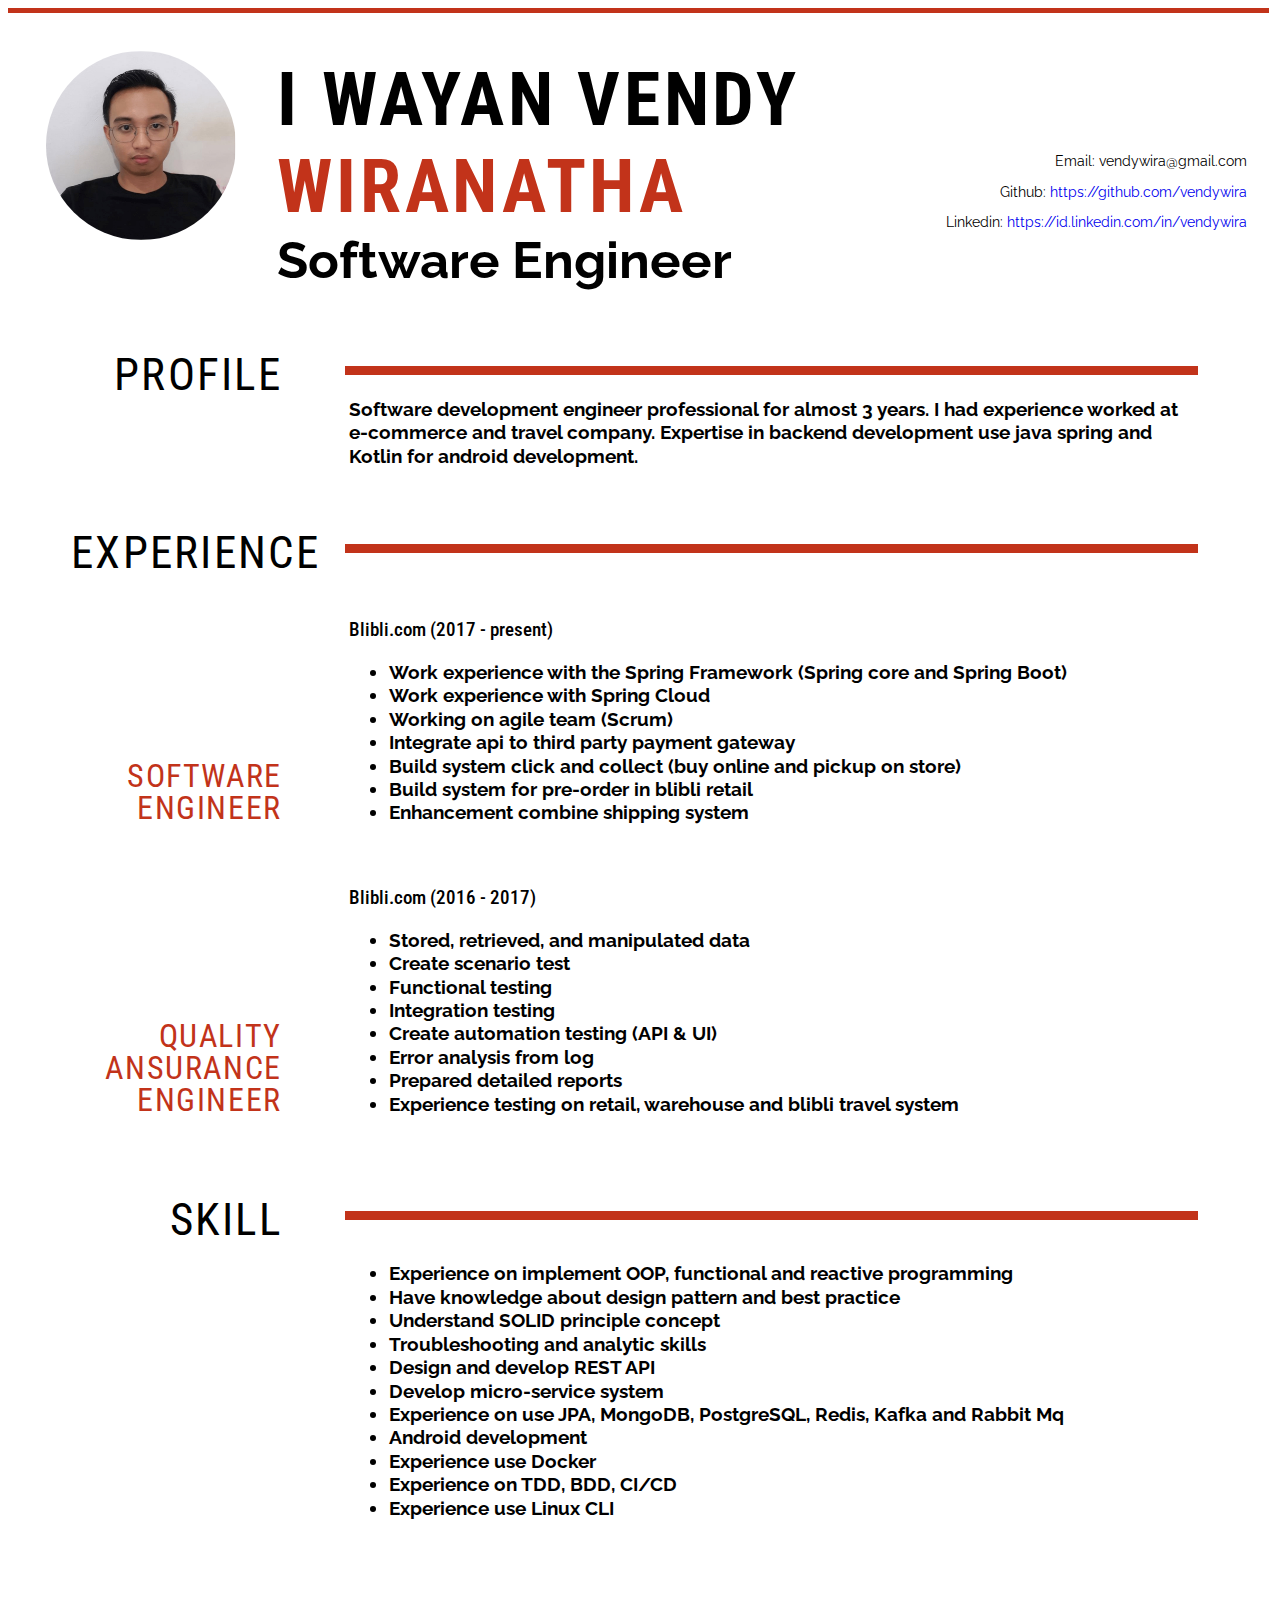
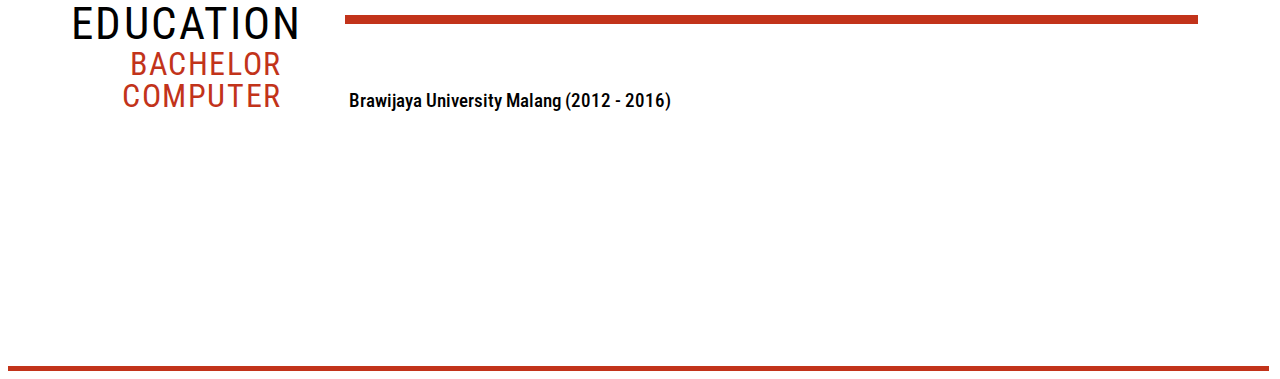
<file: src/exercise-1-introduce-html-css/index.html>
<!DOCTYPE html>
<html lang="en">

<head>
  <meta charset="UTF-8">
  <meta name="viewport" content="width=device-width, initial-scale=1.0">
  <meta http-equiv="X-UA-Compatible" content="ie=edge">
  <link rel="shortcut icon" type="image/png" href="./assets/images/favicon.png" />
  <title>Exercise 1 CV online</title>
  <link rel="stylesheet" href="assets/css/style.css">
</head>

<body>
  <div class="grid grid__md-12">
    <div class="element-header__line">
    </div>
    <img class="grid grid__md-2 element-header element-header__photo-profile" src="./assets/images/photo.jpg"
      alt="photo profile">
    <div class="grid grid__md-6 element-header__display_inline">
      <p class="element-header__text element-header__text--black">I Wayan Vendy</p>
      <p class="element-header__text element-header__text--red">Wiranatha</p>
      <p class="element-header__job">Software Engineer</p>
    </div>
    <div class="grid grid__md-3 __display_inline element-header__contact">
      <p>Email: vendywira@gmail.com</p>
      <p>Github: <a href="https://github.com/vendywira" target="blank" alt="github">https://github.com/vendywira</a></p>
      <p>Linkedin: <a href="https://id.linkedin.com/in/vendywira" target="blank"
          alt="linkedin">https://id.linkedin.com/in/vendywira</a>
      </p>
    </div>
  </div>
  <div class="grid grid__md-12">
    <div class="profile separate">
      <p class="grid grid__md-2 element-body element-body__text element-body__text__title">Profile</p>
      <div class="grid grid__md-8 element-body element-body__line">
      </div>
      <div>
        <div class="grid grid__md-2 element-body element-body__text__title element-body__text__title--red"></div>
        <p class="grid grid__md-8 element-body element-body__text__content">
          Software development engineer professional for almost 3 years.
          I had experience worked at e-commerce and travel company.
          Expertise in backend development use java spring and Kotlin for android development.
        </p>
      </div>
    </div>
    <div class="experience separate">
      <p class="grid grid__md-2 element-body element-body__text element-body__text__title" style="display:inline-block">
        Experience</p>
      <div class="grid grid__md-8 element-body element-body__line"></div>
      <div>
        <div class="grid grid__md-2 element-body element-body__text__title element-body__text__title--red">Software
          Engineer</div>
        <div class="grid grid__md-8 element-body element-body__text__content">
          <p class="element-body element-body__text__title--bold">Blibli.com (2017 - present)</p>
          <ul>
            <li>Work experience with the Spring Framework (Spring core and Spring Boot)</li>
            <li>Work experience with Spring Cloud</li>
            <li>Working on agile team (Scrum)</li>
            <li>Integrate api to third party payment gateway</li>
            <li>Build system click and collect (buy online and pickup on store)</li>
            <li>Build system for pre-order in blibli retail</li>
            <li>Enhancement combine shipping system</li>
          </ul>
        </div>
        <div class="grid grid__md-2 element-body element-body__text__title element-body__text__title--red">Quality
          Ansurance Engineer</div>
        <div class="grid grid__md-8 element-body element-body__text__content">
          <p class="element-body element-body__text__title--bold">Blibli.com (2016 - 2017)</p>
          <ul>
            <li>Stored, retrieved, and manipulated data</li>
            <li>Create scenario test</li>
            <li>Functional testing</li>
            <li>Integration testing</li>
            <li>Create automation testing (API & UI)</li>
            <li>Error analysis from log</li>
            <li>Prepared detailed reports</li>
            <li>Experience testing on retail, warehouse and blibli travel system</li>
          </ul>
        </div>
      </div>
    </div>
    <div class="skill separate">
      <p class="grid grid__md-2 element-body element-body__text element-body__text__title" style="display:inline-block">
        Skill</p>
      <div class="grid grid__md-8 element-body element-body__line"></div>
      <div>
        <div class="grid grid__md-2 element-body element-body__text__title element-body__text__title--red"></div>
        <div class="grid grid__md-8 element-body element-body__text__content">
          <ul>
            <li>Experience on implement OOP, functional and reactive programming</li>
            <li>Have knowledge about design pattern and best practice</li>
            <li>Understand SOLID principle concept</li>
            <li>Troubleshooting and analytic skills</li>
            <li>Design and develop REST API</li>
            <li>Develop micro-service system</li>
            <li>Experience on use JPA, MongoDB, PostgreSQL, Redis, Kafka and Rabbit Mq</li>
            <li>Android development</li>
            <li>Experience use Docker</li>
            <li>Experience on TDD, BDD, CI/CD</li>
            <li>Experience use Linux CLI</li>
          </ul>
        </div>
      </div>
    </div>
    <div class="education separate">
      <p class="grid grid__md-2 element-body element-body__text__title" style="display:inline-block">Education</p>
      <div class="grid grid__md-8 element-body element-body__line"></div>
      <div>
        <div class="grid grid__md-2 element-body element-body__text__title element-body__text__title--red">
          Bachelor Computer
        </div>
        <div class="grid grid__md-8 element-body element-body__text__content">
          <p class="element-body__text__title--bold">Brawijaya University Malang (2012 - 2016)</p>
        </div>
      </div>
    </div>
  </div>
  <div class="footer"></div>
</body>

</html>
</file>
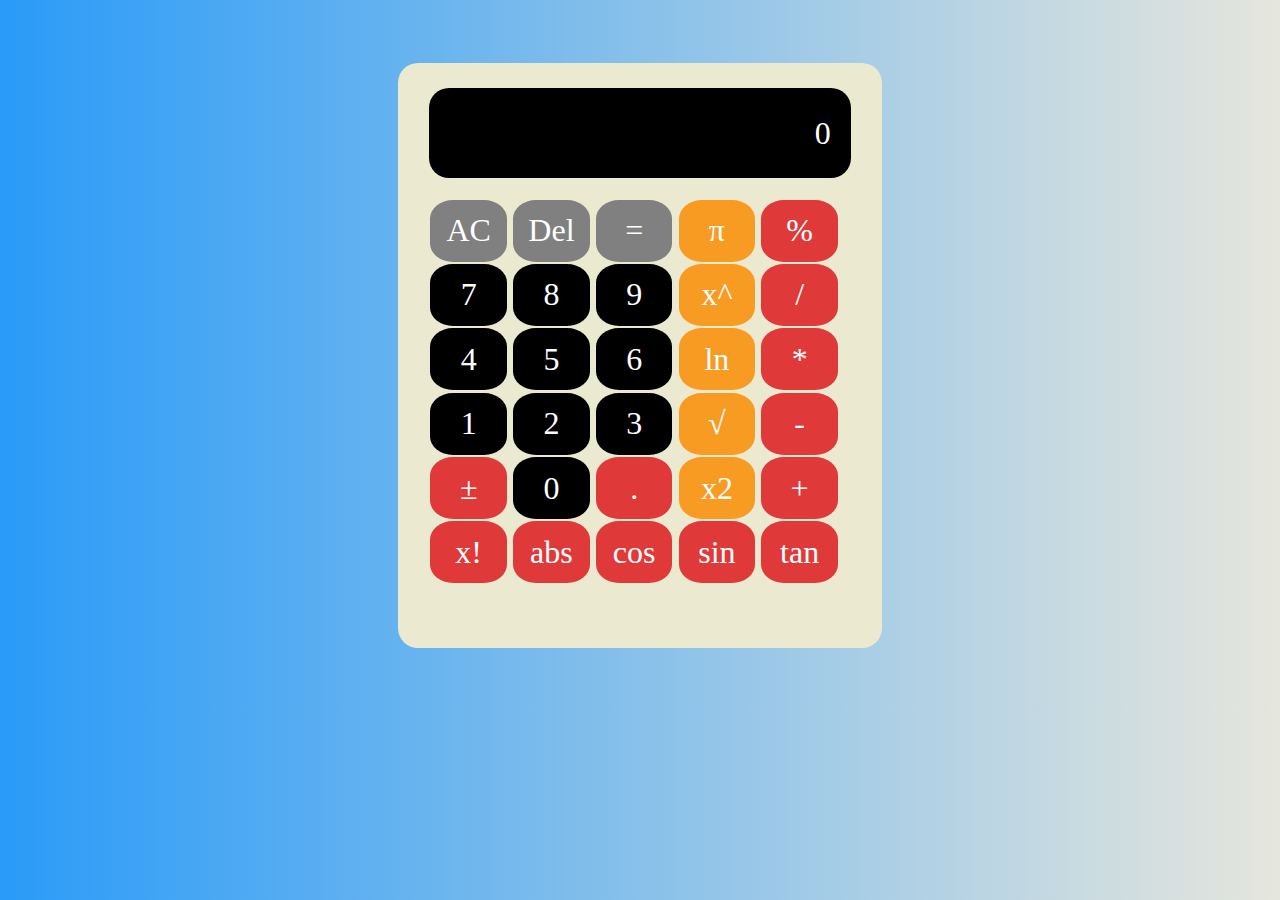
<file: src/exercise-2-basic-js-and-dom-manipulation/index.html>
<!DOCTYPE html>
<html lang="en">

<head>
  <meta charset="UTF-8">
  <meta name="viewport" content="width=device-width, initial-scale=1.0">
  <meta http-equiv="X-UA-Compatible" content="ie=edge">
  <link rel="shortcut icon" type="image/png" href="./assets/images/favicon.png" />
  <title>Exercise 2 Calculator</title>
  <link rel="stylesheet" href="assets/css/style.css">
</head>

<body>
  <div class="scientific">
    <div class="grid__md-4 calculator">
      <div class="calculator__display">0</div>
      <div>
        <div class="grid__md-1 inline-block button button--grey" action="clear">AC</div>
        <div class="grid__md-1 inline-block button button--grey" action="del">Del</div>
        <div class="grid__md-1 inline-block button button--grey" action="equal">=</div>
        <div class="grid__md-1 inline-block button button--orange" action="phi">&#960;</div>
        <div class="grid__md-1 inline-block button button--red" action="percent">%</div>
      </div>
      <div>
        <div class="grid__md-1 inline-block button button--black">7</div>
        <div class="grid__md-1 inline-block button button--black">8</div>
        <div class="grid__md-1 inline-block button button--black">9</div>
        <div class="grid__md-1 inline-block button button--orange" action="exp">x&#94;</div>
        <div class="grid__md-1 inline-block button button--red" action="divide">/</div>
      </div>
      <div>
        <div class="grid__md-1 inline-block button button--black">4</div>
        <div class="grid__md-1 inline-block button button--black">5</div>
        <div class="grid__md-1 inline-block button button--black">6</div>
        <div class="grid__md-1 inline-block button button--orange" action="ln">ln</div>
        <div class="grid__md-1 inline-block button button--red" action="multiply">*</div>
      </div>
      <div>
        <div class="grid__md-1 inline-block button button--black">1</div>
        <div class="grid__md-1 inline-block button button--black">2</div>
        <div class="grid__md-1 inline-block button button--black">3</div>
        <div class="grid__md-1 inline-block button button--orange" action="sqrt">&radic;</div>
        <div class="grid__md-1 inline-block button button--red" action="subtract">-</div>
      </div>
      <div>
        <div class="grid__md-1 inline-block button button--red" action="plus-min">&#177;</div>
        <div class="grid__md-1 inline-block button button--black">0</div>
        <div class="grid__md-1 inline-block button button--red">.</div>
        <div class="grid__md-1 inline-block button button--orange" action="sqr">x&#50;</div>
        <div class="grid__md-1 inline-block button button--red" action="add">+</div>
      </div>
      <div>
        <div class="grid__md-1 inline-block button button--red" action="factorialize">x!</div>
        <div class="grid__md-1 inline-block button button--red" action="abs">abs</div>
        <div class="grid__md-1 inline-block button button--red" action="cos">cos</div>
        <div class="grid__md-1 inline-block button button--red" action="sin">sin</div>
        <div class="grid__md-1 inline-block button button--red" action="tan">tan</div>
      </div>
    </div>
  </div>
  <script src="./assets/js/app.js"></script>
</body>

</html>
</file>
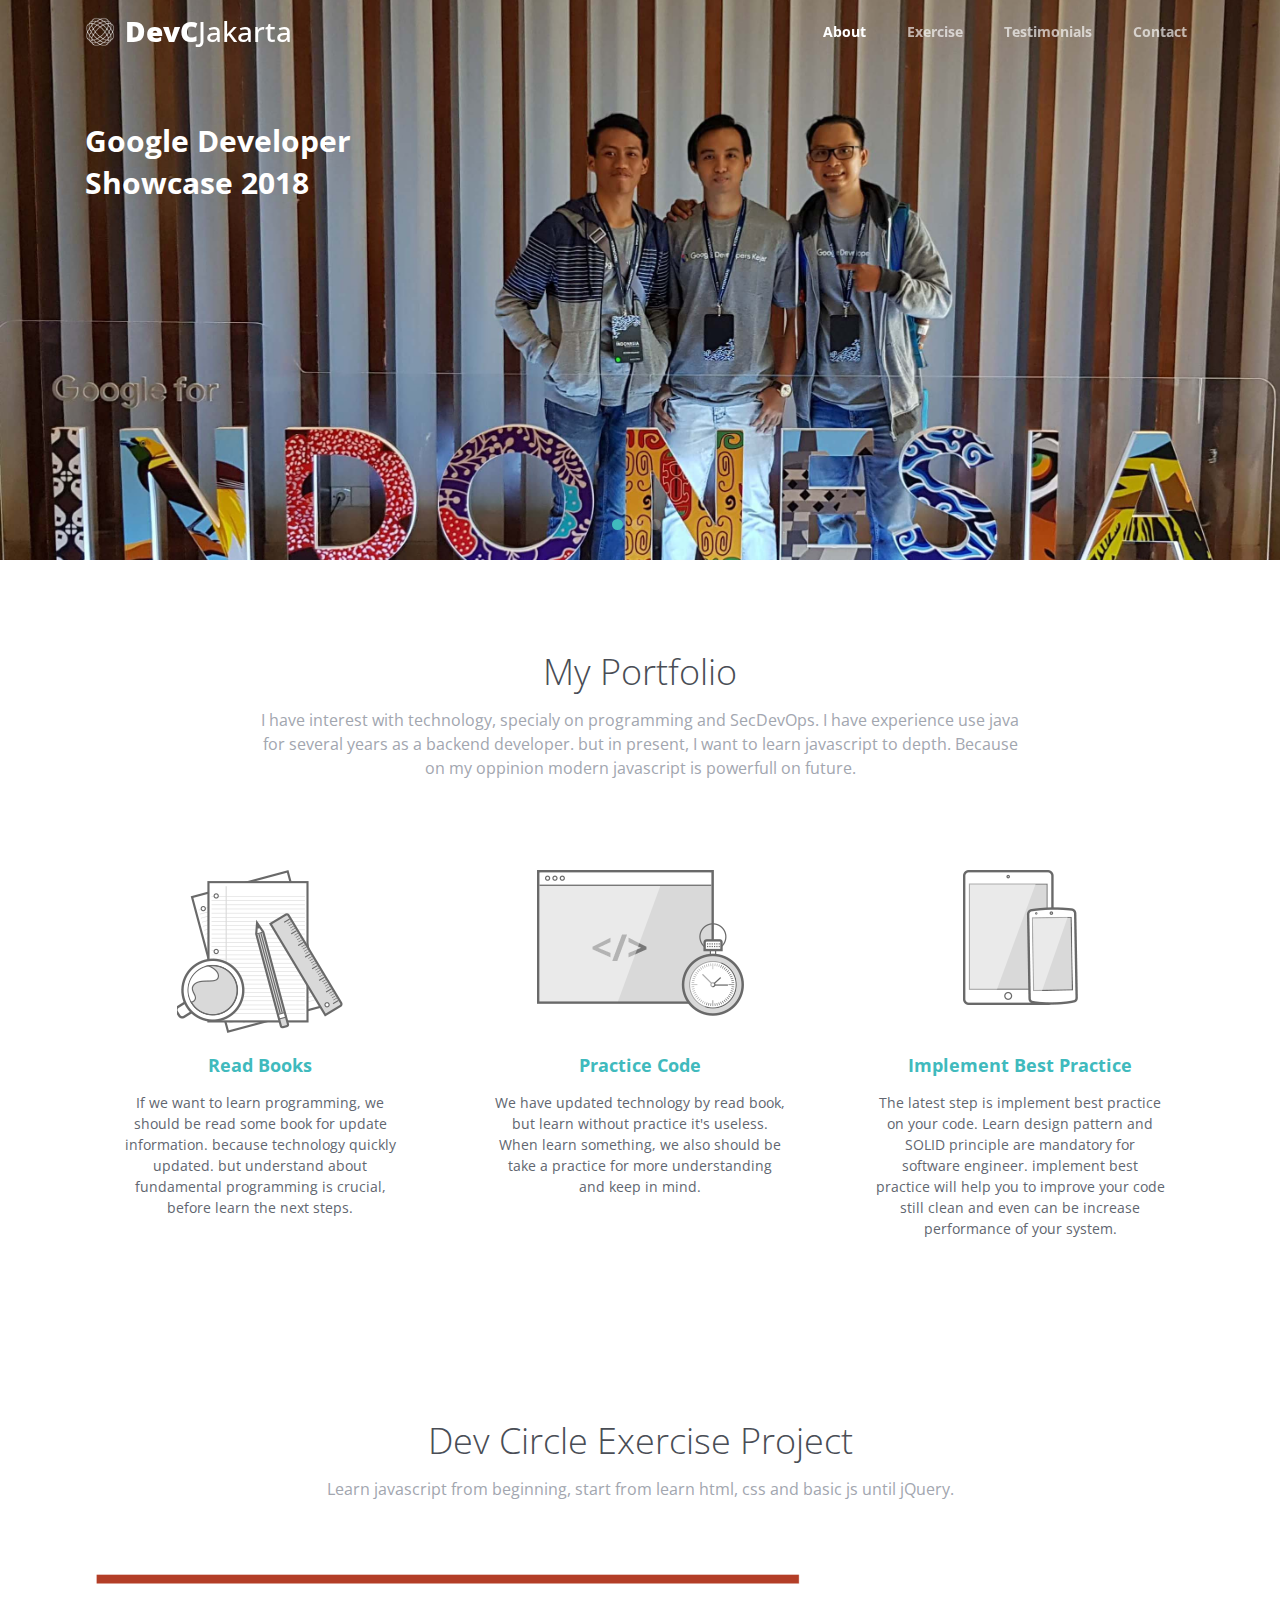
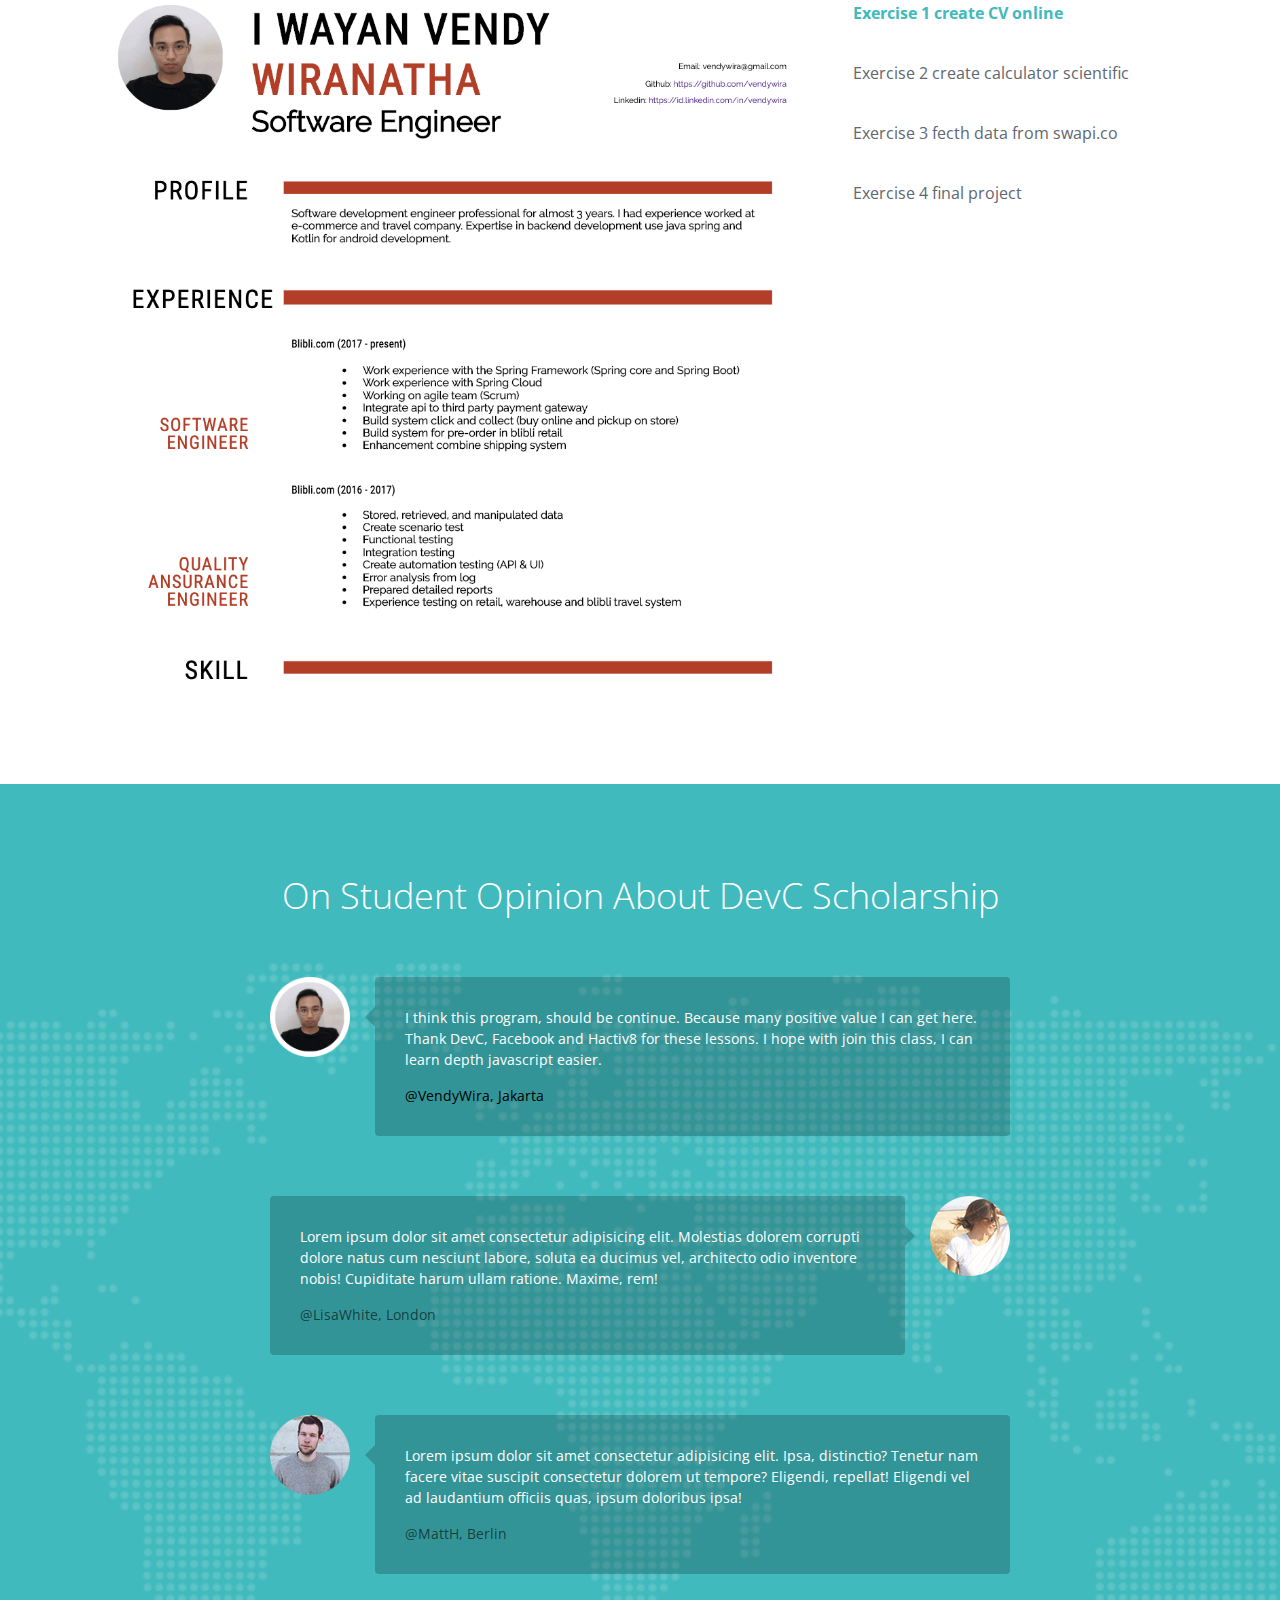
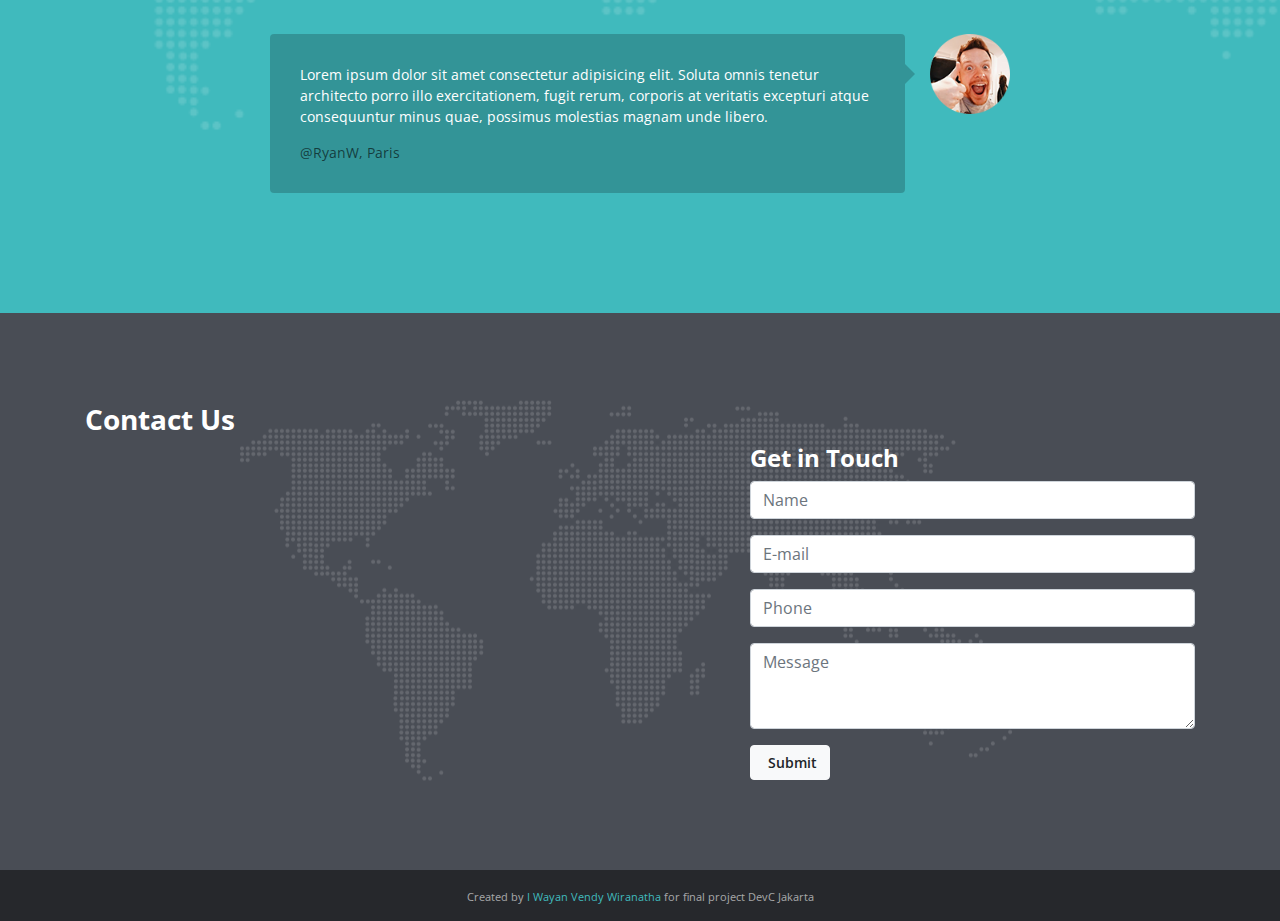
<file: src/exercise-5-progressive-web-application/index.html>
<!DOCTYPE html>
<html lang="en">

<head>
  <meta charset="UTF-8">
  <meta name="viewport" content="width=device-width, initial-scale=1.0">
  <meta http-equiv="X-UA-Compatible" content="ie=edge">
  <title>Final Project DevC Jakarta</title>
  <link rel="shortcut icon" type="image/png" href="./assets/images/favicon.png" />
  <link rel='stylesheet' type='text/css'
    href='https://fonts.googleapis.com/css?family=Open+Sans:300italic,400italic,600italic,700italic,800italic,400,300,600,700,800'>
  <link rel="stylesheet" href="https://use.fontawesome.com/releases/v5.7.2/css/all.css"
    integrity="sha384-fnmOCqbTlWIlj8LyTjo7mOUStjsKC4pOpQbqyi7RrhN7udi9RwhKkMHpvLbHG9Sr" crossorigin="anonymous">
  <link rel="stylesheet" href="assets/css/bootstrap.min.css">
  <link id="theme-style" rel="stylesheet" href="assets/css/styles.css">
</head>

<body>
  <header id="header" class="header">
    <div class="container">
      <h1 class="logo">
        <a class="scrollto" href="#hero">
          <span class="logo-icon-wrapper"><img class="logo-icon" src="assets/images/devc.png" alt="icon"></span>
          <span class="text"><span class="highlight">DevC</span>Jakarta</span></a>
      </h1>
      <nav class="main-nav navbar-expand-md float-right navbar-inverse" role="navigation">

        <button class="navbar-toggler" type="button" data-toggle="collapse" data-target="#navbar-collapse">
          <span class="sr-only">Toggle navigation</span>
          <span class="icon-bar"></span>
          <span class="icon-bar"></span>
          <span class="icon-bar"></span>
        </button>

        <div id="navbar-collapse" class="navbar-collapse collapse">
          <ul class="nav navbar-nav">
            <li class="nav-item"><a class="active nav-link scrollto" href="#about">About</a></li>
            <li class="nav-item"><a class="nav-link scrollto" href="#exercise">Exercise</a></li>
            <li class="nav-item"><a class="nav-link scrollto" href="#testimonials">Testimonials</a></li>
            <li class="nav-item"><a class="nav-link scrollto" href="#contact">Contact</a></li>
          </ul>
          <!--//nav-->
        </div>
        <!--//navabr-collapse-->
      </nav>
      <!--//main-nav-->
    </div>
    <!--//container-->
  </header>
  <!--//header-->

  <div id="hero" class="hero-section">

    <div id="hero-carousel" class="hero-carousel carousel carousel-fade slide" data-ride="carousel"
      data-interval="10000">
      <div class="figure-holder-wrapper">
        <div class="container">
          <div class="row justify-content-end">
          </div>
        </div>
      </div>

      <!-- Indicators -->
      <ol class="carousel-indicators">
        <li class="active" data-slide-to="0" data-target="#hero-carousel"></li>
        <li data-slide-to="1" data-target="#hero-carousel"></li>
        <li data-slide-to="2" data-target="#hero-carousel"></li>
      </ol>

      <!-- Wrapper for slides -->
      <div class="carousel-inner">

        <div class="carousel-item item-1 active">
          <div class="item-content container">
            <div class="item-content-inner">
              <h2 class="heading">Google Developer<br class="d-none d-md-block">
                Showcase 2018</h2>
            </div>
          </div>
        </div>

        <div class="carousel-item item-2">
        </div>

        <div class="carousel-item item-3">
          <div class="item-content container">
            <div class="item-content-inner">
              <h2 class="heading">Awarding<br class="d-none d-md-block">The Best GDK <br class="d-none d-md-block">2018
              </h2>
            </div>
          </div>
        </div>
      </div>
      <!--//carousel-inner-->
    </div>
    <!--//carousel-->
  </div>
  <!--//hero-->

  <div id="about" class="about-section">
    <div class="container text-center">
      <h2 class="section-title">My Portfolio</h2>
      <p class="intro">I have interest with technology, specialy on programming and SecDevOps. I have experience use
        java for several years as a backend developer. but in present, I want to learn javascript to depth. Because on
        my oppinion modern javascript is powerfull on future.
      </p>

      <div class="items-wrapper row">
        <div class="item col-md-4 col-12">
          <div class="item-inner">
            <div class="figure-holder">
              <img class="figure-image" src="assets/images/figure-1.png" alt="image">
            </div>
            <h3 class="item-title">Read Books</h3>
            <div class="item-desc">
              If we want to learn programming, we should be read some book for update information.
              because technology quickly updated. but understand about fundamental programming is crucial, before learn
              the next steps.
            </div>
          </div>
        </div>
        <div class="item col-md-4 col-12">
          <div class="item-inner">
            <div class="figure-holder">
              <img class="figure-image" src="assets/images/figure-2.png" alt="image">
            </div>
            <h3 class="item-title">Practice Code</h3>
            <div class="item-desc">
              We have updated technology by read book, but learn without practice it's useless.
              When learn something, we also should be take a practice for more understanding and keep in mind.
            </div>
          </div>
        </div>
        <div class="item col-md-4 col-12">
          <div class="item-inner">
            <div class="figure-holder">
              <img class="figure-image" src="assets/images/figure-3.png" alt="image">
            </div>
            <h3 class="item-title">Implement Best Practice</h3>
            <div class="item-desc">
              The latest step is implement best practice on your code. Learn design pattern and SOLID principle are
              mandatory for software engineer. implement best practice will help you to improve your code still clean
              and even can be increase performance of your system.
            </div>
          </div>
        </div>
      </div>
    </div>
  </div>

  <div id="exercise" class="features-section">
    <div class="container text-center">
      <h2 class="section-title">Dev Circle Exercise Project</h2>
      <p class="intro">Learn javascript from beginning, start from learn html, css and basic js until jQuery. </p>

      <div class="tabbed-area row">

        <!-- Nav tabs -->
        <div class="feature-nav nav nav-pill flex-column col-lg-4 col-md-6 col-12 order-0 order-md-1" role="tablist"
          aria-orientation="vertical">
          <a class="nav-link active mb-lg-3" href="#exercise-1" aria-controls="exercise-1" data-toggle="pill" role="tab"
            aria-selected="true"><i class="fas fa-book mr-2"></i>Exercise 1 create CV online</a>
          <a class="nav-link mb-lg-3" href="#exercise-2" aria-controls="exercise-2" data-toggle="pill" role="tab"
            aria-selected="false"><i class="fas fa-calculator mr-2"></i>Exercise 2 create calculator scientific</a>
          <a class="nav-link mb-lg-3" href="#exercise-3" aria-controls="exercise-3" data-toggle="pill" role="tab"
            aria-selected="false"><i class="fas fa-chart-bar mr-2"></i>Exercise 3 fecth data from swapi.co</a>
          <a class="nav-link mb-lg-3" href="#exercise-4" aria-controls="exercise-4" data-toggle="pill" role="tab"
            aria-selected="false"><i class="fas fa-code mr-2"></i>Exercise 4 final project</a>
        </div>

        <div class="feature-content tab-content col-lg-8 col-md-6 col-12 order-1 order-md-0">
          <div role="tabpanel" class="tab-pane fade show active" id="exercise-1">
            <img id="exercise-1-img" onclick="modalClick('exercise-1-img')" class="img-fluid"
              src="assets/images/sc-cv.png"
              link="https://vendywira.github.io/devc-basic-js/src/exercise-1-introduce-html-css/"
              alt="Exercise 1 Introduce HTML and CSS">
          </div>
          <div role="tabpanel" class="tab-pane fade" id="exercise-2">
            <img id="exercise-2-img" onclick="modalClick('exercise-2-img')" class="img-fluid"
              src="assets/images/sc-calculator.png"
              link="https://vendywira.github.io/devc-basic-js/src/exercise-2-basic-js-and-dom-manipulation/"
              alt="Exercise 2 Basic Javascript and DOM Manipulation">
          </div>
          <div role="tabpanel" class="tab-pane fade" id="exercise-3">
            <img id="exercise-3-img" onclick="modalClick('exercise-3-img')" class="img-fluid"
              src="assets/images/sc-table-swapi.png"
              link="https://vendywira.github.io/devc-basic-js/src/exercise-3-javascript-and-basic-logic/"
              alt="Exercise 3 Javascript and Basic Logic">
          </div>
          <div role="tabpanel" class="tab-pane fade" id="exercise-4">
            <img id="exercise-4-img" onclick="modalClick('exercise-4-img')" class="img-fluid"
              src="assets/images/sc-final-project.png"
              link="https://vendywira.github.io/devc-basic-js/src/exercise-4-final-project/"
              alt="Exercise 4 Final Project">
          </div>
        </div>
      </div>
    </div>
  </div>

  <div id="modal" class="modal-section">
    <div id="modal-section" class="modal">
      <span id="modal-close" class="close">&times;</span>
      <a id="modal-link" target="_blank">
        <img class="modal-content" id="modal-img">
        <div id="modal-caption"></div>
      </a>
    </div>
  </div>

  <div id="testimonials" class="testimonials-section">
    <div class="container">
      <h2 class="section-title text-center">On Student Opinion About DevC Scholarship</h2>
      <div class="item mx-auto">
        <div class="profile-holder">
          <img class="profile-image" src="assets/images/vendy-img.png" alt="profile">
        </div>
        <div class="quote-holder">
          <blockquote class="quote">
            <p>
              I think this program, should be continue. Because many positive value I can get here. Thank DevC,
              Facebook and Hactiv8 for these lessons. I hope with join this class, I can learn depth javascript easier.
            </p>
            <div class="quote-source">
              <a href="https://id.linkedin.com/in/vendywira" style="text-decoration: none; color: black"
                target="_blank">
                <span class="name">@VendyWira,</span>
                <span class="meta">Jakarta</span>
              </a>
            </div>
          </blockquote>
        </div>
      </div>
      <div class="item item-reversed mx-auto">
        <div class="profile-holder">
          <img class="profile-image" src="assets/images/profile-2.png" alt="profile">
        </div>
        <div class="quote-holder">
          <blockquote class="quote">
            <p>Lorem ipsum dolor sit amet consectetur adipisicing elit.
              Molestias dolorem corrupti dolore natus cum nesciunt labore,
              soluta ea ducimus vel, architecto odio inventore nobis! Cupiditate harum ullam ratione. Maxime, rem! </p>
            <div class="quote-source">
              <span class="name">@LisaWhite,</span>
              <span class="meta">London</span>
            </div>
          </blockquote>
        </div>
      </div>
      <div class="item mx-auto">
        <div class="profile-holder">
          <img class="profile-image" src="assets/images/profile-3.png" alt="profile">
        </div>
        <div class="quote-holder">
          <blockquote class="quote">
            <p>Lorem ipsum dolor sit amet consectetur adipisicing elit. Ipsa, distinctio? Tenetur nam facere vitae
              suscipit consectetur dolorem ut tempore? Eligendi, repellat! Eligendi vel ad laudantium officiis quas,
              ipsum doloribus ipsa!</p>
            <div class="quote-source">
              <span class="name">@MattH,</span>
              <span class="meta">Berlin</span>
            </div>
          </blockquote>
        </div>
      </div>
      <div class="item item-reversed mx-auto">
        <div class="profile-holder">
          <img class="profile-image" src="assets/images/profile-4.png" alt="profile">
        </div>
        <div class="quote-holder">
          <blockquote class="quote">
            <p>Lorem ipsum dolor sit amet consectetur adipisicing elit. Soluta omnis tenetur architecto porro illo
              exercitationem, fugit rerum, corporis at veritatis excepturi atque consequuntur minus quae, possimus
              molestias magnam unde libero.</p>
            <div class="quote-source">
              <span class="name">@RyanW,</span>
              <span class="meta">Paris</span>
            </div>
          </blockquote>
        </div>
      </div>
    </div>
  </div>

  <section id="contact" class="contact-section">
    <div class="container">
      <div class="well well-sm">
        <h3><strong>Contact Us</strong></h3>
      </div>
      <div class="row">
        <div class="col-md-7">
          <iframe
            src="https://www.google.com/maps/embed?pb=!1m18!1m12!1m3!1d3966.5010534404005!2d106.81352241413742!3d-6.197429962438086!2m3!1f0!2f0!3f0!3m2!1i1024!2i768!4f13.1!3m3!1m2!1s0x2e69f6a02679cc29%3A0x6851b34c1fa601f5!2sBlibli.com+Office+-+Thamrin!5e0!3m2!1sen!2sid!4v1554816433815!5m2!1sen!2sid"
            width="100%" height="315" frameborder="0" style="border:0" allowfullscreen></iframe>
        </div>
        <div class="col-md-5">
          <h4><strong>Get in Touch</strong></h4>
          <form action="https://formspree.io/vendywira@mailinator.com" method="POST">
            <div class="form-group">
              <input type="text" class="form-control" name="name" value="" placeholder="Name">
            </div>
            <div class="form-group">
              <input type="email" class="form-control" name="email" value="" placeholder="E-mail">
            </div>
            <div class="form-group">
              <input type="tel" class="form-control" name="phone" value="" placeholder="Phone">
            </div>
            <div class="form-group">
              <textarea class="form-control" name="message" rows="3" placeholder="Message"></textarea>
            </div>
            <button class="btn btn-default btn-light" type="submit" name="button">
              <i class="fa fa-paper-plane-o" aria-hidden="true"></i> Submit
            </button>
          </form>
        </div>
      </div>
    </div>
  </section>

  <footer class="footer text-center">
    <div class="container">
      <small class="copyright">Created by <a href="https://id.linkedin.com/in/vendywira/" target="_blank">I Wayan Vendy
          Wiranatha</a> for final project DevC Jakarta</small>
    </div>
  </footer>

  <script type="text/javascript" src="./assets/js/jquery-3.3.1.min.js"></script>
  <script type="text/javascript" src="./assets/js/bootstrap.min.js"></script>
  <script type="text/javascript" src="./assets/js/jquery.scrollTo.min.js"></script>
  <script type="text/javascript" src="./assets/js/scroll.js"></script>
  <script type="text/javascript" src="./assets/js/modal.js"></script>
  <script>
    if ('serviceWorker' in navigator) {
      navigator.serviceWorker.register('./service.worker.js').then(function (registration) {
        console.log('ServiceWorker registration successful with scope: ', registration.scope);
      }).catch(function (err) {
        // registration failed :(
        console.log('ServiceWorker registration failed: ', err);
      });
    }
  </script>
</body>

</html>
</file>
<file: src/exercise-1-introduce-html-css/assets/css/style.css>
@import url("https://fonts.googleapis.com/css?family=Roboto+Condensed");
@import url("https://fonts.googleapis.com/css?family=Raleway");
.grid__md-1 {
  width: 8.3333333333%;
}
.grid__md-2 {
  width: 16.6666666667%;
}
.grid__md-3 {
  width: 25%;
}
.grid__md-4 {
  width: 33.3333333333%;
}
.grid__md-5 {
  width: 41.6666666667%;
}
.grid__md-6 {
  width: 50%;
}
.grid__md-7 {
  width: 58.3333333333%;
}
.grid__md-8 {
  width: 66.6666666667%;
}
.grid__md-9 {
  width: 75%;
}
.grid__md-10 {
  width: 83.3333333333%;
}
.grid__md-12 {
  width: 100%;
}

.element-header {
  margin: 3%;
  display: inline-block;
}
.element-header__display_inline {
  margin: 0px;
  display: inline-block;
}
.element-header__line {
  height: 5px;
  background-color: #c2331a;
  width: 99.8%;
}
.element-header__photo-profile {
  width: 15%;
  height: 15%;
  border-radius: 50%;
}
.element-header__text {
  font-family: "Roboto Condensed", sans-serif;
  text-transform: uppercase;
  letter-spacing: 0.05em;
  font-size: 5.8vw;
  font-weight: 700;
  margin-block-start: 0;
  margin-block-end: 0;
}
.element-header__text--black {
  color: #000;
}
.element-header__text--red {
  color: #c2331a;
}
.element-header__job {
  font-family: "Raleway", sans-serif;
  font-size: 4vw;
  color: #000;
  font-weight: bolder;
  margin-block-start: 0;
  margin-block-end: 0;
}
.element-header__contact {
  text-align: right;
  font-size: 1.1vw;
  font-family: "Raleway", sans-serif;
  float: right;
  margin-right: 0px;
  padding: 10% 2% 10% 0px;
}

.element-body {
  margin-right: 5%;
  color: #000;
}
.element-body__text__title {
  letter-spacing: 0.05em;
  font-size: 3.5vw;
  text-align: right;
  text-transform: uppercase;
  font-family: "Roboto Condensed", sans-serif;
  transform-origin: left top;
  line-height: 1;
  margin-left: 0px;
  margin-block-end: 0px;
  margin-block-start: 0px;
  display: inline-block;
  margin-left: 5%;
}
.element-body__text__title--red {
  font-size: 2.5vw;
  color: #c2331a;
}
.element-body__text__title--bold {
  font-weight: 500;
  font-family: "Roboto Condensed", sans-serif;
  margin: 5% 0px 0px;
}
.element-body__text__content {
  display: inline-block;
  font-family: Raleway, sans-serif;
  font-size: 1.5vw;
  line-height: 1.22;
  word-wrap: break-word;
  margin-block-start: 0px;
  margin-block-end: 0px;
  font-weight: bolder;
}
.element-body__line {
  height: 1%;
  stroke-width: 3%;
  display: inline-block;
  position: absolute;
  margin-block-start: 1%;
  background-color: #c2331a;
}

.separate {
  margin-top: 5%;
}

a {
  text-decoration: none;
}

.footer {
  margin-top: 20%;
  display: block;
  width: 99.8%;
  height: 5px;
  background-color: #c2331a;
}

/*# sourceMappingURL=style.css.map */
</file>
<file: src/exercise-2-basic-js-and-dom-manipulation/assets/css/style.css>
.grid__md-1 {
  width: 8.3333333333%;
}
.grid__md-2 {
  width: 16.6666666667%;
}
.grid__md-3 {
  width: 25%;
}
.grid__md-4 {
  width: 33.3333333333%;
}
.grid__md-5 {
  width: 41.6666666667%;
}
.grid__md-6 {
  width: 50%;
}
.grid__md-7 {
  width: 58.3333333333%;
}
.grid__md-8 {
  width: 66.6666666667%;
}
.grid__md-9 {
  width: 75%;
}
.grid__md-10 {
  width: 83.3333333333%;
}
.grid__md-12 {
  width: 100%;
}

.inline-block {
  display: inline-block;
}

.button {
  padding: 0.1%;
  color: white;
  margin: 0.25%;
  text-align: center;
  border-radius: 30%;
  font-size: 2.5vw;
  width: 18%;
  padding-top: 3%;
  padding-bottom: 3%;
}
.button:active {
  background-color: white;
}
.button--red {
  background: #e03939;
}
.button--black {
  background: #000;
}
.button--orange {
  background: #f89b22;
}
.button--grey {
  background: grey;
}

html {
  background-image: linear-gradient(to right, #2a9bf8, #e6e6dd);
}

.scientific {
  margin-top: 5%;
  margin-bottom: 5%;
}

.calculator {
  border-radius: 20px;
  background-color: #ebead1;
  margin: 0 auto;
  margin: auto;
  padding-bottom: 5%;
  padding-left: 2.5%;
  padding-right: 2.5%;
  padding-top: 2%;
}

.calculator__display {
  padding: 20px;
  line-height: 50px;
  border-radius: 20px;
  text-align: right;
  color: white;
  font-size: 2.5vw;
  background-color: #000;
  margin-bottom: 20px;
}

/*# sourceMappingURL=style.css.map */
</file>
<file: src/exercise-5-progressive-web-application/assets/css/styles.css>
/*   
 * Template Name: Appkit Landing - Responsive Website Template for Developers
 * Version: 2.1
 * Author: Xiaoying Riley
 * Twitter: @3rdwave_themes
 * License: Creative Commons Attribution 3.0 License
 * Website: https://themes.3rdwavemedia.com/
*/
body {
  font-family: 'Open Sans', arial, sans-serif;
  color: #494d55;
  font-size: 14px;
  -webkit-font-smoothing: antialiased;
  -moz-osx-font-smoothing: grayscale;
}

p {
  margin-bottom: 15px;
  line-height: 1.5;
}

a {
  color: #3aa7aa;
  -webkit-transition: all 0.4s ease-in-out;
  -moz-transition: all 0.4s ease-in-out;
  -ms-transition: all 0.4s ease-in-out;
  -o-transition: all 0.4s ease-in-out;
}

a:hover {
  text-decoration: underline;
  color: #339597;
}

a:active {
  text-decoration: none;
}

a:focus {
  text-decoration: none;
}

.btn,
a.btn {
  -webkit-transition: all 0.4s ease-in-out;
  -moz-transition: all 0.4s ease-in-out;
  -ms-transition: all 0.4s ease-in-out;
  -o-transition: all 0.4s ease-in-out;
  font-weight: 600;
  font-size: 14px;
  line-height: 1.5;
}

.btn .fa,
a.btn .fa {
  margin-right: 5px;
}

.btn-cta,
a.btn-cta {
  font-weight: bold;
  font-size: 16px;
  padding: 10px 30px;
}

.btn-primary {
  background: #40babd;
  border: 1px solid #40babd;
  color: #fff;
}

.btn-primary:hover,
.btn-primary:focus,
.btn-primary:active,
.btn-primary.active,
.btn-primary.hover {
  background: #3aa7aa;
  color: #fff;
  border: 1px solid #3aa7aa;
}

.carousel-fade .carousel-inner .item {
  transition-property: opacity;
}

.carousel-fade .carousel-inner .item,
.carousel-fade .carousel-inner .active.left,
.carousel-fade .carousel-inner .active.right {
  opacity: 0;
}

.carousel-fade .carousel-inner .active,
.carousel-fade .carousel-inner .next.left,
.carousel-fade .carousel-inner .prev.right {
  opacity: 1;
}

.carousel-fade .carousel-inner .next,
.carousel-fade .carousel-inner .prev,
.carousel-fade .carousel-inner .active.left,
.carousel-fade .carousel-inner .active.right {
  left: 0;
  transform: translate3d(0, 0, 0);
}

.carousel-fade .carousel-control {
  z-index: 2;
}

.carousel-indicators {
  bottom: 30px;
  margin-bottom: 0;
}

.carousel-indicators li {
  background-color: rgba(255, 255, 255, 0.4);
  border: none;
  width: 11px;
  height: 11px;
  margin: 0;
  margin-right: 8px;
  -webkit-border-radius: 50%;
  -moz-border-radius: 50%;
  -ms-border-radius: 50%;
  -o-border-radius: 50%;
  border-radius: 50%;
  -moz-background-clip: padding;
  -webkit-background-clip: padding-box;
  background-clip: padding-box;
}

.carousel-indicators li.active {
  background-color: #40babd;
  width: 11px;
  height: 11px;
  margin: 0;
  margin-right: 8px;
}

/* ======= Header ======= */
.header {
  position: fixed;
  width: 100%;
  z-index: 30;
  height: 60px;
  -webkit-transition: none;
  -moz-transition: none;
  -ms-transition: none;
  -o-transition: none;
}

.header.header-scrolled {
  background: #fff;
  -webkit-box-shadow: 0 0 4px rgba(0, 0, 0, 0.5);
  -moz-box-shadow: 0 0 4px rgba(0, 0, 0, 0.5);
  box-shadow: 0 0 4px rgba(0, 0, 0, 0.5);
}

.header.header-scrolled a {
  color: #494d55;
}

.header.header-scrolled .logo {
  color: #40babd;
  padding-top: 12px;
}

.header.header-scrolled .logo .logo-icon-wrapper {
  background: #40babd;
  width: 40px;
  height: 40px;
  -webkit-border-radius: 50%;
  -moz-border-radius: 50%;
  -ms-border-radius: 50%;
  -o-border-radius: 50%;
  border-radius: 50%;
  -moz-background-clip: padding;
  -webkit-background-clip: padding-box;
  background-clip: padding-box;
  text-align: center;
}

.header.header-scrolled .logo .logo-icon {
  width: 30px;
  height: 30px;
  margin-right: 0;
}

.header.header-scrolled .main-nav .nav .nav-link {
  color: #a2a6af;
}

.header.header-scrolled .main-nav .nav .nav-link:hover {
  color: #9499a3;
}

.header.header-scrolled .main-nav .nav .nav-link.active {
  color: #494d55;
  border-bottom: 4px solid #40babd;
}

.header a {
  color: #fff;
  -webkit-transition: none;
  -moz-transition: none;
  -ms-transition: none;
  -o-transition: none;
}

.header a:hover {
  text-decoration: none;
}

.header .logo {
  margin: 0;
  display: inline-block;
  float: left;
  font-size: 28px;
  padding-top: 15px;
}

.header .logo .logo-icon-wrapper {
  margin-right: 3px;
  position: relative;
  display: inline-block;
  top: -3px;
}

.header .logo .logo-icon {
  width: 30px;
  height: 30px;
}

.header .logo .highlight {
  font-weight: 800;
}

.main-nav {
  margin-top: 6px;
}

.main-nav .navbar-toggler {
  margin-right: 0;
  margin-top: 0;
  background: none;
  position: absolute;
  padding: 8px 10px;
  right: 10px;
  top: 10px;
  background: rgba(0, 0, 0, 0.6);
}

.main-nav .navbar-toggler:focus {
  outline: none;
}

.main-nav .navbar-toggler .icon-bar {
  display: block;
  background-color: #fff;
  height: 3px;
  width: 22px;
  -webkit-border-radius: 1px;
  -moz-border-radius: 1px;
  -ms-border-radius: 1px;
  -o-border-radius: 1px;
  border-radius: 1px;
  -moz-background-clip: padding;
  -webkit-background-clip: padding-box;
  background-clip: padding-box;
}

.main-nav .navbar-toggler .icon-bar+.icon-bar {
  margin-top: 4px;
}

.main-nav .navbar-toggler:hover .icon-bar {
  background-color: #fff;
}

.main-nav .nav .nav-item {
  font-weight: normal;
  font-size: 14px;
  margin-right: 10px;
}

.main-nav .nav .nav-item .nav-link {
  color: rgba(255, 255, 255, 0.65);
  font-weight: 700;
}

.main-nav .nav .nav-item .nav-link.active {
  position: relative;
  background: none;
  color: #fff;
}

.main-nav .nav .nav-item .nav-link:hover {
  color: #fff;
  background: none;
}

.main-nav .nav .nav-item .nav-link:focus {
  outline: none;
  background: none;
}

.main-nav .nav .nav-item .nav-link:active {
  outline: none;
  background: none;
}

.main-nav .nav .nav-item:last-child {
  margin-right: 0;
}

.nav>li>a {
  padding-left: 5px;
  padding-right: 5px;
}

.nav-link {
  padding: 15px;
}

/* ====== Footer ====== */
.footer {
  background: #26282c;
  color: rgba(255, 255, 255, 0.6);
  padding: 15px 0;
}

.footer a {
  color: #40babd;
}

.footer .fa-heart {
  color: #EA5395;
}

/* ======= Hero Section ======= */
.hero-section {
  min-height: 560px;
  background: #494d55;
  position: relative;
}

.hero-section .figure-holder-wrapper {
  position: absolute;
  left: 0;
  bottom: 0;
  width: 100%;
  overflow: hidden;
}

.hero-section .figure-holder {
  position: relative;
  height: 560px;
  width: 100%;
}

.hero-section .figure-holder .figure-image {
  position: absolute;
  bottom: 0;
  right: 15px;
  z-index: 10;
}

.hero-carousel {
  height: 560px;
  color: #fff;
}

.hero-carousel .carousel-inner .carousel-item {
  height: 560px;
  background-position: center center;
}

.hero-carousel .carousel-inner .item-1 {
  background-image: url("../images/google-award.jpg");
  -webkit-background-size: cover;
  -moz-background-size: cover;
  -o-background-size: cover;
  background-size: cover;
}

.hero-carousel .carousel-inner .item-2 {
  background-image: url("../images/the-best-gdk-2018.jpg");
  -webkit-background-size: cover;
  -moz-background-size: cover;
  -o-background-size: cover;
  background-size: cover;
}

.hero-carousel .carousel-inner .item-3 {
  background-image: url("../images/leader-google-indonesia.jpg");
  -webkit-background-size: cover;
  -moz-background-size: cover;
  -o-background-size: cover;
  background-size: cover;
}

.hero-carousel .carousel-inner .heading {
  font-size: 30px;
  line-height: 1.4;
  font-weight: bold;
  margin-top: 0;
  margin-bottom: 15px;
}

.hero-carousel .carousel-inner .intro {
  font-size: 18px;
}

.hero-carousel .carousel-inner .intro+.btn {
  margin-top: 15px;
}

/* ======= About Section ======= */
.about-section {
  padding-top: 90px;
}

.about-section .section-title {
  margin: 0;
  margin-bottom: 15px;
  font-size: 36px;
  font-weight: 300;
}

.about-section .intro {
  color: #a2a6af;
  font-size: 16px;
  max-width: 760px;
  margin: 0 auto;
  margin-bottom: 60px;
}

.about-section .items-wrapper {
  margin-bottom: 60px;
}

.about-section .items-wrapper .figure-holder {
  min-height: 170px;
  margin-bottom: 15px;
  vertical-align: bottom;
}

.about-section .items-wrapper .item-inner {
  padding: 30px;
}

.about-section .items-wrapper .item-title {
  color: #40babd;
  font-size: 18px;
  font-weight: bold;
  margin: 0;
  margin-bottom: 15px;
}

.about-section .items-wrapper .item-desc {
  color: #616670;
}

.technologies {
  margin-bottom: 90px;
}

.technologies .list-inline-item {
  margin-right: 15px;
}

.technologies .list-inline-item:last-child {
  margin-right: 0;
}

.testimonials {
  background: #40babd;
}

.testimonials-inner {
  padding: 60px 30px;
  position: relative;
  max-width: 800px;
}

.testimonials-inner .profile-holder {
  position: absolute;
  left: 30px;
  text-align: center;
}

.testimonials-inner .profile-image {
  display: inline-block;
  margin: 0 auto;
}

.testimonials-inner .quote {
  background: rgba(0, 0, 0, 0.2);
  color: #fff;
  margin-left: 130px;
  border-left: none;
  margin-bottom: 0;
  font-size: 14px;
  min-height: 100px;
  -webkit-border-radius: 4px;
  -moz-border-radius: 4px;
  -ms-border-radius: 4px;
  -o-border-radius: 4px;
  border-radius: 4px;
  -moz-background-clip: padding;
  -webkit-background-clip: padding-box;
  background-clip: padding-box;
  position: relative;
  padding: 15px;
}

.testimonials-inner .quote:before {
  position: absolute;
  left: -10px;
  top: 30px;
  content: "";
  width: 0;
  height: 0;
  border-top: 10px solid transparent;
  border-bottom: 10px solid transparent;
  border-right: 10px solid rgba(0, 0, 0, 0.2);
}

/* ======= Testimonials Section ======= */
.testimonials-section {
  background: #40babd url("../images/map.png") no-repeat center center;
  -webkit-background-size: cover;
  -moz-background-size: cover;
  -o-background-size: cover;
  background-size: cover;
  padding-top: 90px;
  padding-bottom: 90px;
}

.testimonials-section .section-title {
  margin: 0;
  margin-bottom: 30px;
  font-size: 36px;
  font-weight: 300;
  color: #fff;
}

.testimonials-section .item {
  position: relative;
  max-width: 800px;
  padding: 30px;
}

.testimonials-section .item:last-child {
  margin-bottom: 0;
}

.testimonials-section .item.item-reversed .profile-holder {
  left: inherit;
  right: 30px;
}

.testimonials-section .item.item-reversed .quote {
  margin-left: 0;
  margin-right: 105px;
}

.testimonials-section .item.item-reversed .quote:before {
  left: inherit;
  right: -10px;
  content: "";
  border-top: 10px solid transparent;
  border-bottom: 10px solid transparent;
  border-left: 10px solid rgba(0, 0, 0, 0.2);
  border-right: inherit;
}

.testimonials-section .item .profile-holder {
  position: absolute;
  left: 30px;
  text-align: center;
}

.testimonials-section .item .profile-image {
  display: inline-block;
  margin: 0 auto;
  width: 80px;
  height: 80px;
}

.testimonials-section .item .quote {
  background: rgba(0, 0, 0, 0.2);
  color: #fff;
  margin-left: 105px;
  border-left: none;
  margin-bottom: 0;
  font-size: 14px;
  min-height: 80px;
  -webkit-border-radius: 4px;
  -moz-border-radius: 4px;
  -ms-border-radius: 4px;
  -o-border-radius: 4px;
  border-radius: 4px;
  -moz-background-clip: padding;
  -webkit-background-clip: padding-box;
  background-clip: padding-box;
  position: relative;
  padding: 30px;
}

.testimonials-section .item .quote:before {
  position: absolute;
  left: -10px;
  top: 30px;
  content: "";
  width: 0;
  height: 0;
  border-top: 10px solid transparent;
  border-bottom: 10px solid transparent;
  border-right: 10px solid rgba(0, 0, 0, 0.2);
}

.testimonials-section .item .quote-source {
  color: rgba(0, 0, 0, 0.6);
}

/* ======= Features Section ======= */
.features-section {
  padding-top: 90px;
  padding-bottom: 90px;
}

.features-section .section-title {
  margin: 0;
  margin-bottom: 15px;
  font-size: 36px;
  font-weight: 300;
}

.features-section .intro {
  color: #a2a6af;
  font-size: 16px;
  max-width: 760px;
  margin: 0 auto;
  margin-bottom: 60px;
}

.features-section .intro a {
  color: #797f8b;
}

.features-section .intro a:hover {
  color: #494d55;
}

.feature-nav {
  text-align: center;
  margin-bottom: 30px;
}

.feature-nav .nav-link {
  position: relative;
  background: none;
  padding: 10px 0;
  color: #616670;
  font-size: 16px;
}

.feature-nav .nav-link:hover {
  background: none;
  color: #40babd;
}

.feature-nav .nav-link .svg-inline--fa {
  margin-right: 15px;
  width: 20px;
  font-size: 30px;
  position: relative;
  top: -2px;
}

.feature-nav .nav-link.active {
  color: #40babd;
  background: none;
  font-weight: bold;
}

/* ======= Pricing Section ======= */
.pricing-section {
  padding-top: 90px;
  padding-bottom: 90px;
}

.pricing-section .section-title {
  margin: 0;
  margin-bottom: 15px;
  font-size: 36px;
  font-weight: 300;
}

.pricing-section .intro {
  color: #a2a6af;
  font-size: 16px;
  max-width: 760px;
  margin: 0 auto;
  margin-bottom: 60px;
}

.pricing-wrapper {
  max-width: 900px;
  margin: 0 auto;
}

.pricing-wrapper .item {
  margin-bottom: 30px;
}

.pricing-wrapper .item-inner {
  color: #fff;
  padding: 30px;
  -webkit-border-radius: 8px;
  -moz-border-radius: 8px;
  -ms-border-radius: 8px;
  -o-border-radius: 8px;
  border-radius: 8px;
  -moz-background-clip: padding;
  -webkit-background-clip: padding-box;
  background-clip: padding-box;
  background: #40babd;
  height: 100%;
}

.pricing-wrapper .item-inner a {
  color: rgba(0, 0, 0, 0.4);
}

.pricing-wrapper .item-1 .item-inner {
  background: #75c181;
}

.pricing-wrapper .item-2 .item-inner {
  background: #58bbee;
}

.pricing-wrapper .item-3 .item-inner {
  background: #F8A13F;
}

.pricing-wrapper .item-heading {
  font-weight: 800;
  font-size: 18px;
  margin: 0;
  min-height: 60px;
}

.pricing-wrapper .item-heading-desc {
  font-size: 14px;
  font-weight: normal;
  display: inline-block;
  line-height: 3;
}

.pricing-wrapper .price-figure {
  font-size: 46px;
  margin-bottom: 15px;
}

.pricing-wrapper .price-figure .currency {
  vertical-align: super;
  font-size: 26px;
  -webkit-opacity: 0.6;
  -moz-opacity: 0.6;
  opacity: 0.6;
}

.pricing-wrapper .price-figure .number {
  font-weight: 500;
}

.pricing-wrapper a.btn {
  background: rgba(0, 0, 0, 0.2);
  color: #fff;
}

.pricing-wrapper a.btn:hover {
  background: rgba(0, 0, 0, 0.4);
}

/* ======= Team Section ======= */
.team-section {
  padding-top: 90px;
  padding-bottom: 90px;
  background: #f5f5f5;
}

.team-section .section-title {
  margin: 0;
  margin-bottom: 15px;
  font-size: 36px;
  font-weight: 300;
}

.team-section .intro {
  color: #a2a6af;
  font-size: 16px;
  max-width: 760px;
  margin: 0 auto;
  margin-bottom: 60px;
}

.team-section .story {
  margin: 0 auto;
  margin-bottom: 60px;
  max-width: 800px;
}

.team-section .profile-image {
  width: 120px;
  height: 120px;
}

.team-section .members-wrapper {
  max-width: 800px;
  margin: 0 auto;
}

.team-section .item-inner {
  padding: 30px;
  background: #fff;
  -webkit-border-radius: 8px;
  -moz-border-radius: 8px;
  -ms-border-radius: 8px;
  -o-border-radius: 8px;
  border-radius: 8px;
  -moz-background-clip: padding;
  -webkit-background-clip: padding-box;
  background-clip: padding-box;
  height: 100%;
}

.team-section .member-name {
  font-size: 18px;
  font-weight: 700;
  color: #40babd;
}

.team-section .member-title {
  font-size: 16px;
  margin-top: 0;
  margin-bottom: 15px;
  color: #616670;
}

.team-section .social {
  margin-bottom: 30px;
}

.team-section .social a {
  display: inline-block;
  width: 32px;
  height: 32px;
  font-size: 18px;
  -webkit-border-radius: 50%;
  -moz-border-radius: 50%;
  -ms-border-radius: 50%;
  -o-border-radius: 50%;
  border-radius: 50%;
  -moz-background-clip: padding;
  -webkit-background-clip: padding-box;
  background-clip: padding-box;
  background: #40babd;
  padding-top: 3px;
  color: #fff;
}

.team-section .social a.google {
  background: #dd4b39;
}

.team-section .social a.google:hover {
  background: #d73925;
}

.team-section .social a.twitter {
  background: #55acee;
}

.team-section .social a.twitter:hover {
  background: #3ea1ec;
}

.team-section .social a.facebook {
  background: #3b5998;
}

.team-section .social a.facebook:hover {
  background: #344e86;
}

.team-section .social a.linkedin {
  background: #1E6FBA;
}

.team-section .social a.linkedin:hover {
  background: #1a62a4;
}

.team-section .social a.github {
  background: #444;
}

.team-section .social a.github:hover {
  background: #373737;
}

.team-section .social a.dribbble {
  background: #EC4D8B;
}

.team-section .social a.dribbble:hover {
  background: #ea367c;
}

.team-section .social a.medium {
  background: #1a1919;
}

.team-section .social a.medium:hover {
  background: #000;
}

.team-section .member-desc {
  color: #616670;
}

/* ======= Contact Section ======= */
.contact-section {
  padding-top: 90px;
  padding-bottom: 90px;
  background: #494d55 url("../images/map.png") no-repeat center center;
  color: #fff;
}

.contact-section .section-title {
  margin: 0;
  margin-bottom: 15px;
  font-size: 36px;
  font-weight: 300;
  margin-bottom: 30px;
}

.contact-content {
  max-width: 600px;
  margin: 0 auto;
  margin-bottom: 60px;
}

@media (max-width: 767.98px) {
  .navbar-collapse {
    border-top: none;
    -webkit-box-shadow: none;
    -moz-box-shadow: none;
    box-shadow: none;
    width: 100%;
    left: 0;
    top: 60px;
    position: absolute;
    background: rgba(49, 52, 58, 0.9);
    z-index: 40;
  }

  .header.header-scrolled .main-nav .nav .nav-link.active {
    color: #40babd;
    border: none;
  }

  .main-nav .navbar-collapse .nav-item {
    margin-right: 0;
  }

  .main-nav .navbar-collapse .nav-item a {
    text-align: center;
  }

  .hero-section .figure-image {
    width: 300px;
  }

  .hero-carousel .carousel-inner .heading {
    font-size: 26px;
  }

  .hero-carousel .carousel-inner .item-content-inner {
    padding-top: 100px;
  }

  .hero-section .figure-holder .figure-image {
    width: inherit;
    bottom: 0;
    top: inherit;
    right: inherit;
    left: 15px;
    max-width: 320px;
  }

  .technologies li {
    margin-bottom: 15px;
  }

  .members-wrapper .item {
    margin-bottom: 30px;
  }

  .members-wrapper .item:last-child {
    margin-bottom: 0;
  }

  .hero-carousel {
    height: 660px;
  }

  .hero-section .carousel-inner {
    height: 660px;
  }

  .hero-carousel .carousel-inner .item {
    height: 660px;
  }

  .testimonials-section .item .profile-image {
    width: 60px;
    height: 60px;
  }

  .testimonials-section .item .quote {
    margin-left: 85px;
    padding: 15px;
  }

  .testimonials-section .item.item-reversed .quote {
    margin-right: 85px;
  }
}

.portfolio-item {
  display: block;
  position: relative;
  overflow: hidden;
  max-width: 530px;
  margin: auto auto 1rem;
}

.portfolio-item .caption {
  display: -webkit-box;
  display: -ms-flexbox;
  display: flex;
  height: 100%;
  width: 100%;
  background-color: rgba(33, 37, 41, 0.2);
  position: absolute;
  top: 0;
  bottom: 0;
  z-index: 1;
}

.portfolio-item .caption .caption-content {
  color: #fff;
  margin: auto 2rem 2rem;
}

.portfolio-item .caption .caption-content h2 {
  font-size: 0.8rem;
  text-transform: uppercase;
}

.portfolio-item .caption .caption-content p {
  font-weight: 300;
  font-size: 1.2rem;
}

@media (min-width: 992px) {
  .portfolio-item {
    max-width: none;
    margin: 0;
  }

  .portfolio-item .caption {
    -webkit-transition: -webkit-clip-path 0.25s ease-out, background-color 0.7s;
    -webkit-clip-path: inset(0px);
    clip-path: inset(0px);
  }

  .portfolio-item .caption .caption-content {
    -webkit-transition: opacity 0.25s;
    transition: opacity 0.25s;
    margin-left: 5rem;
    margin-right: 5rem;
    margin-bottom: 5rem;
  }

  .portfolio-item img {
    -webkit-transition: -webkit-clip-path 0.25s ease-out;
    -webkit-clip-path: inset(-1px);
    clip-path: inset(-1px);
  }

  .portfolio-item:hover img {
    -webkit-clip-path: inset(2rem);
    clip-path: inset(2rem);
  }

  .portfolio-item:hover .caption {
    background-color: rgba(29, 128, 159, 0.9);
    -webkit-clip-path: inset(2rem);
    clip-path: inset(2rem);
  }
}

/* The Modal (background) */
.modal {
  display: none;
  /* Hidden by default */
  position: fixed;
  /* Stay in place */
  z-index: 1;
  /* Sit on top */
  padding-top: 100px;
  /* Location of the box */
  left: 0;
  top: 0;
  width: 100%;
  /* Full width */
  height: 100%;
  /* Full height */
  overflow: auto;
  /* Enable scroll if needed */
  background-color: rgb(0, 0, 0);
  /* Fallback color */
  background-color: rgba(0, 0, 0, 0.9);
  /* Black w/ opacity */
}


/* Modal Content (Image) */
.modal-content {
  margin: auto;
  display: block;
  width: 80%;
  max-width: 700px;
}

/* Caption of Modal Image (Image Text) - Same Width as the Image */
#modal-caption {
  margin: auto;
  display: block;
  width: 80%;
  max-width: 700px;
  text-align: center;
  color: #ccc;
  padding: 10px 0;
  height: 150px;
}

/* Add Animation - Zoom in the Modal */
.modal-content,
#modal-caption {
  animation-name: zoom;
  animation-duration: 0.6s;
}

@keyframes zoom {
  from {
    transform: scale(0)
  }

  to {
    transform: scale(1)
  }
}


/* The Close Button */
.close {
  position: absolute;
  top: 70px;
  right: 25%;
  color: #f1f1f1;
  font-size: 3vw;
  font-weight: bold;
  transition: 0.3s;
}

.close:hover,
.close:focus {
  color: #bbb;
  text-decoration: none;
  cursor: pointer;
}

/* 100% Image Width on Smaller Screens */
@media only screen and (max-width: 700px) {
  .modal-content {
    width: 100%;
  }
}

@media only screen and (max-width: 1450px) {
  .close {
    right: 5%;
  }
}

@media (min-width: 768px) {
  .feature-nav {
    text-align: left;
    padding-left: 30px;
  }

  .hero-section .figure-holder .figure-image {
    width: 360px;
    bottom: inherit;
    top: 130px;
  }

  .hero-carousel .carousel-inner .item-content-inner {
    max-width: 300px;
    padding-top: 120px;
  }
}

@media (min-width: 992px) {
  .main-nav .nav .nav-item {
    margin-right: 25px;
  }

  .feature-nav {
    margin-top: 30px;
    padding-left: 15px;
  }

  .hero-section .figure-holder .figure-image {
    width: 420px;
    bottom: inherit;
    top: 130px;
  }

  .hero-carousel .carousel-inner .item-content-inner {
    max-width: 500px;
  }
}

@media (min-width: 1200px) {
  .hero-section .figure-holder .figure-image {
    width: 570px;
    bottom: 0;
    top: inherit;
  }
}
</file>
